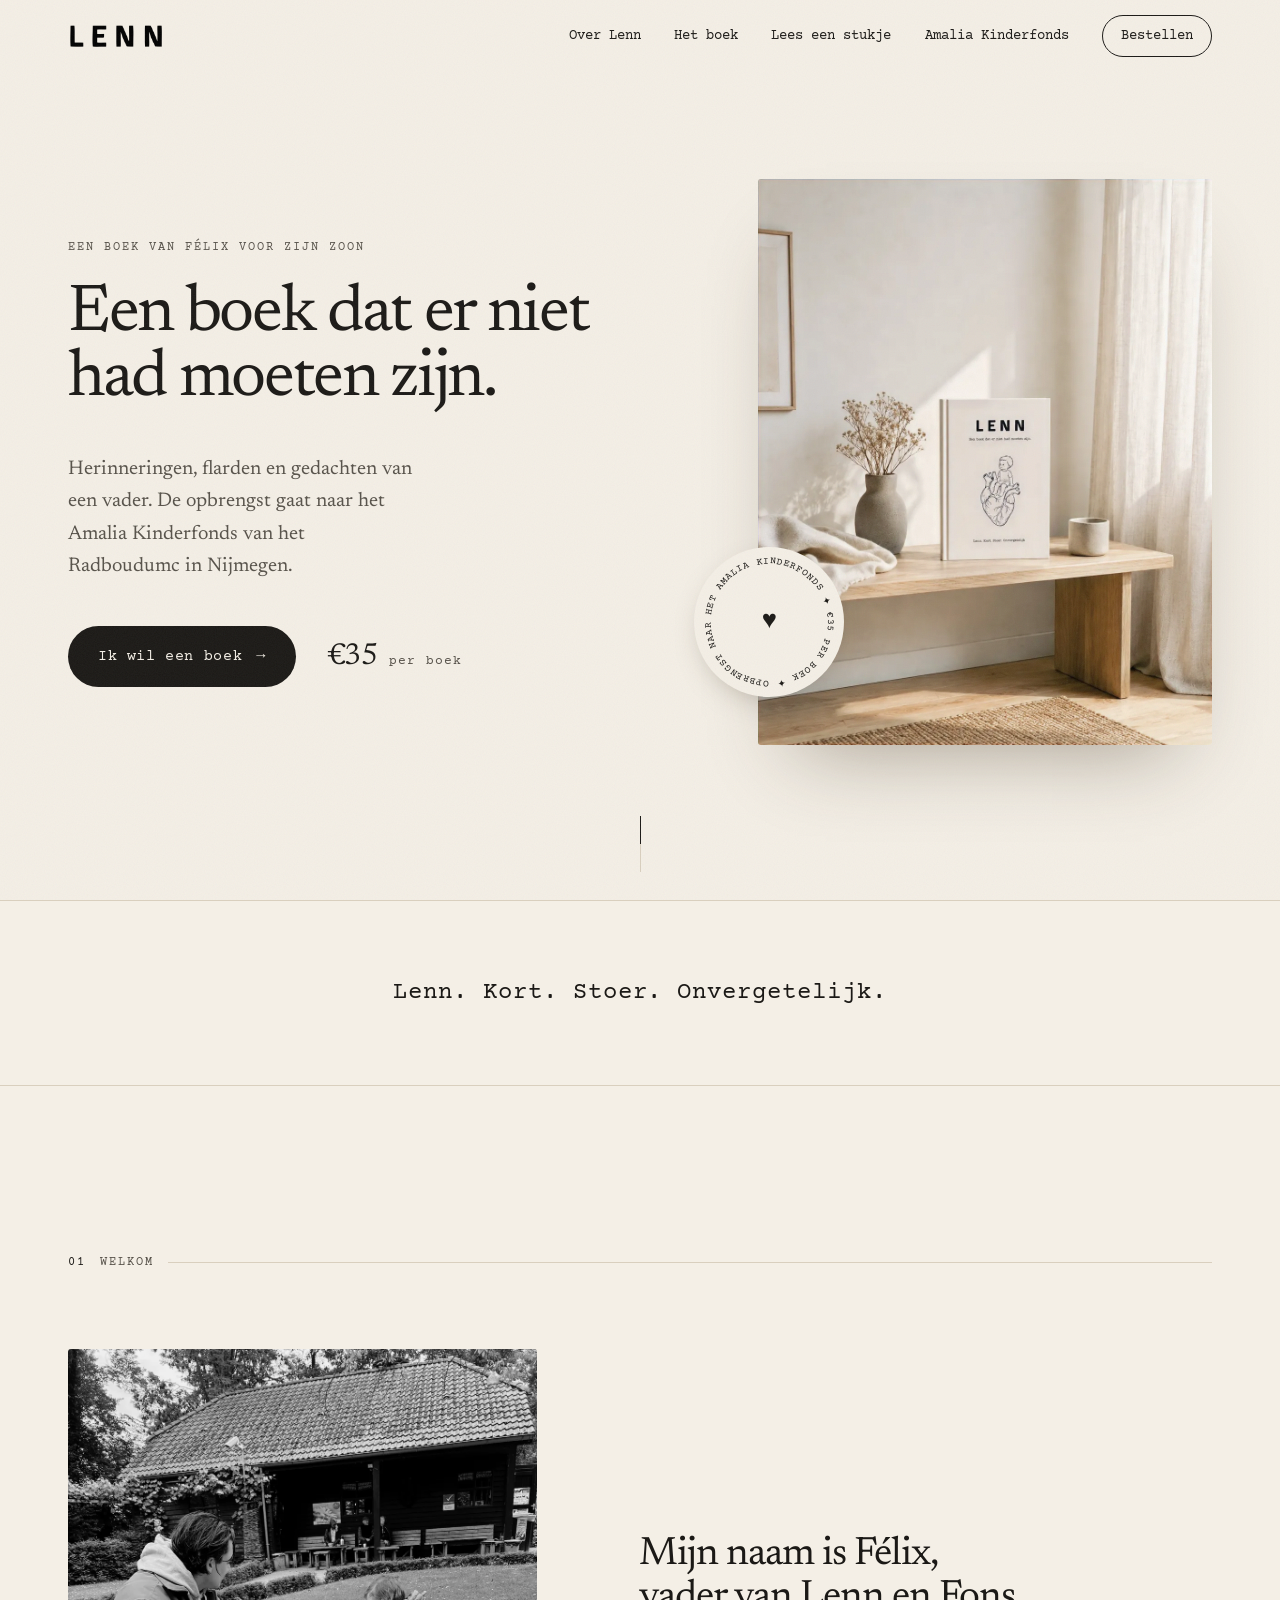
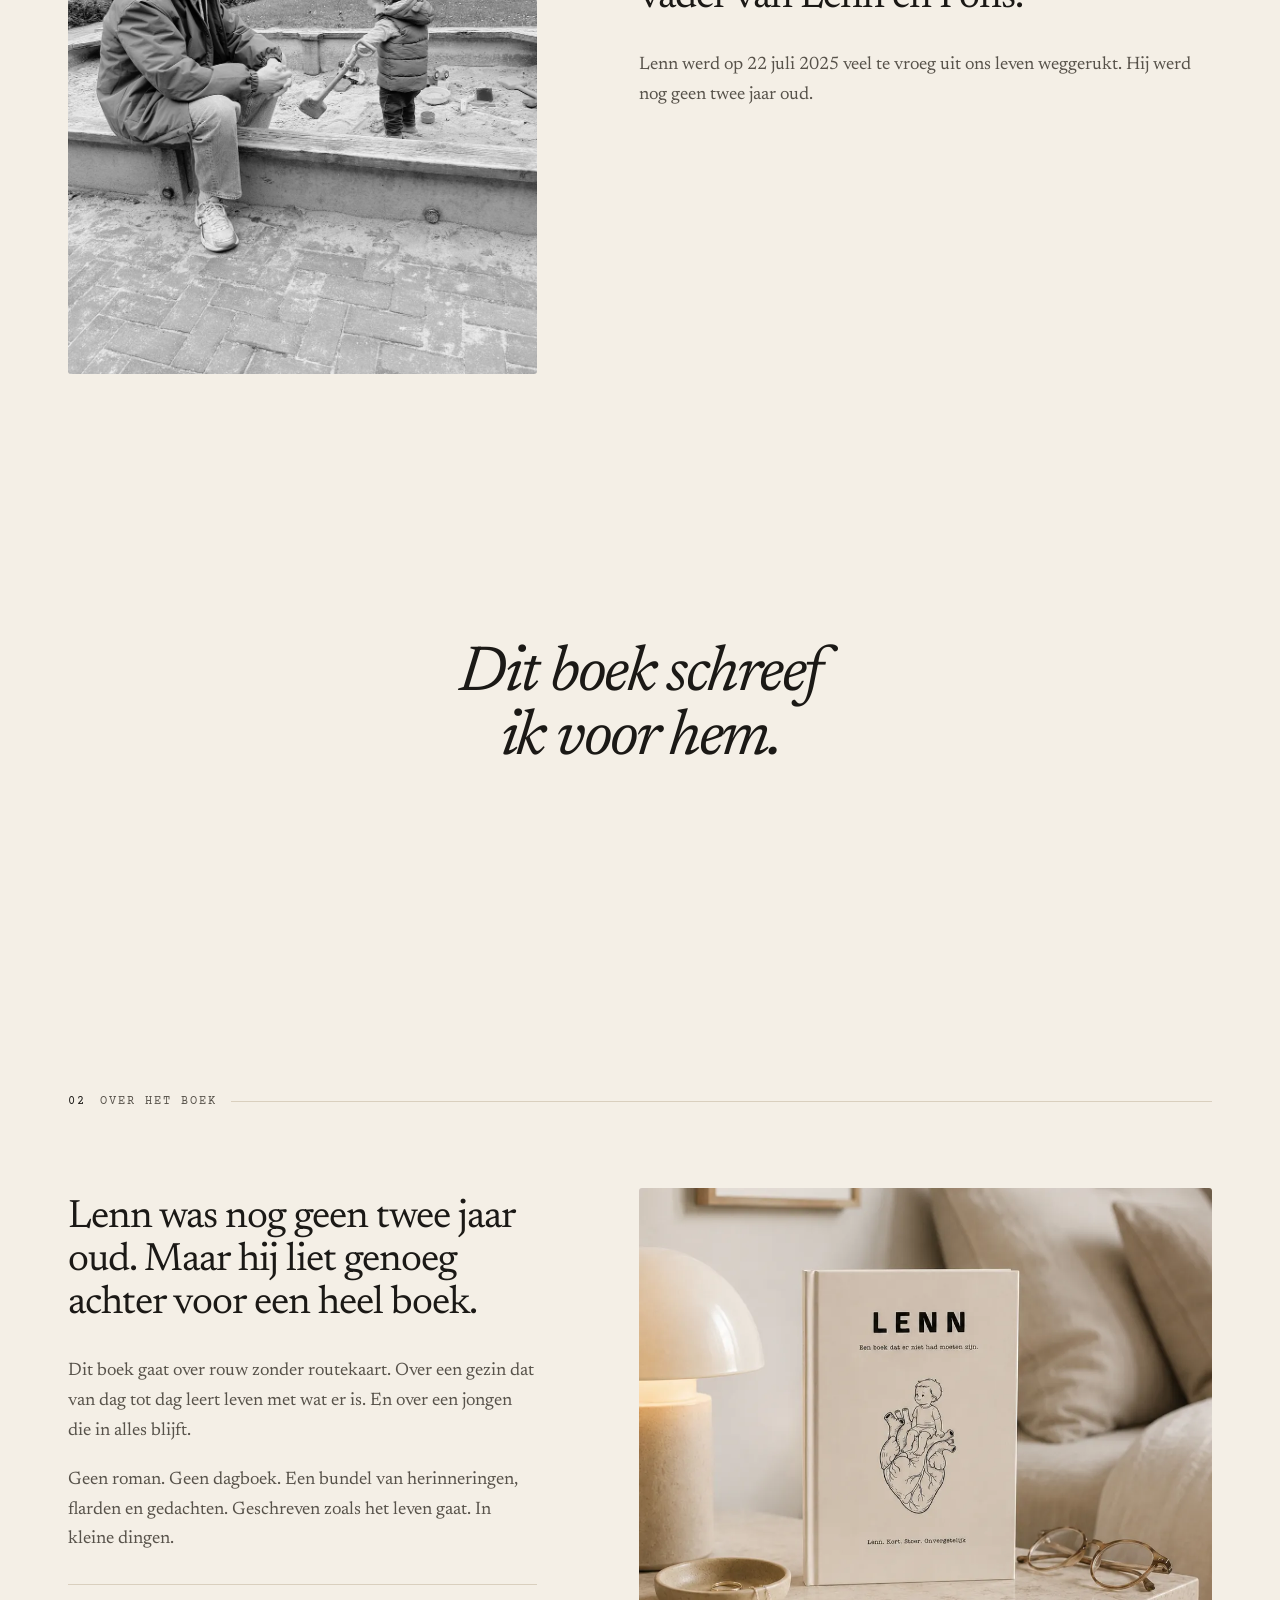
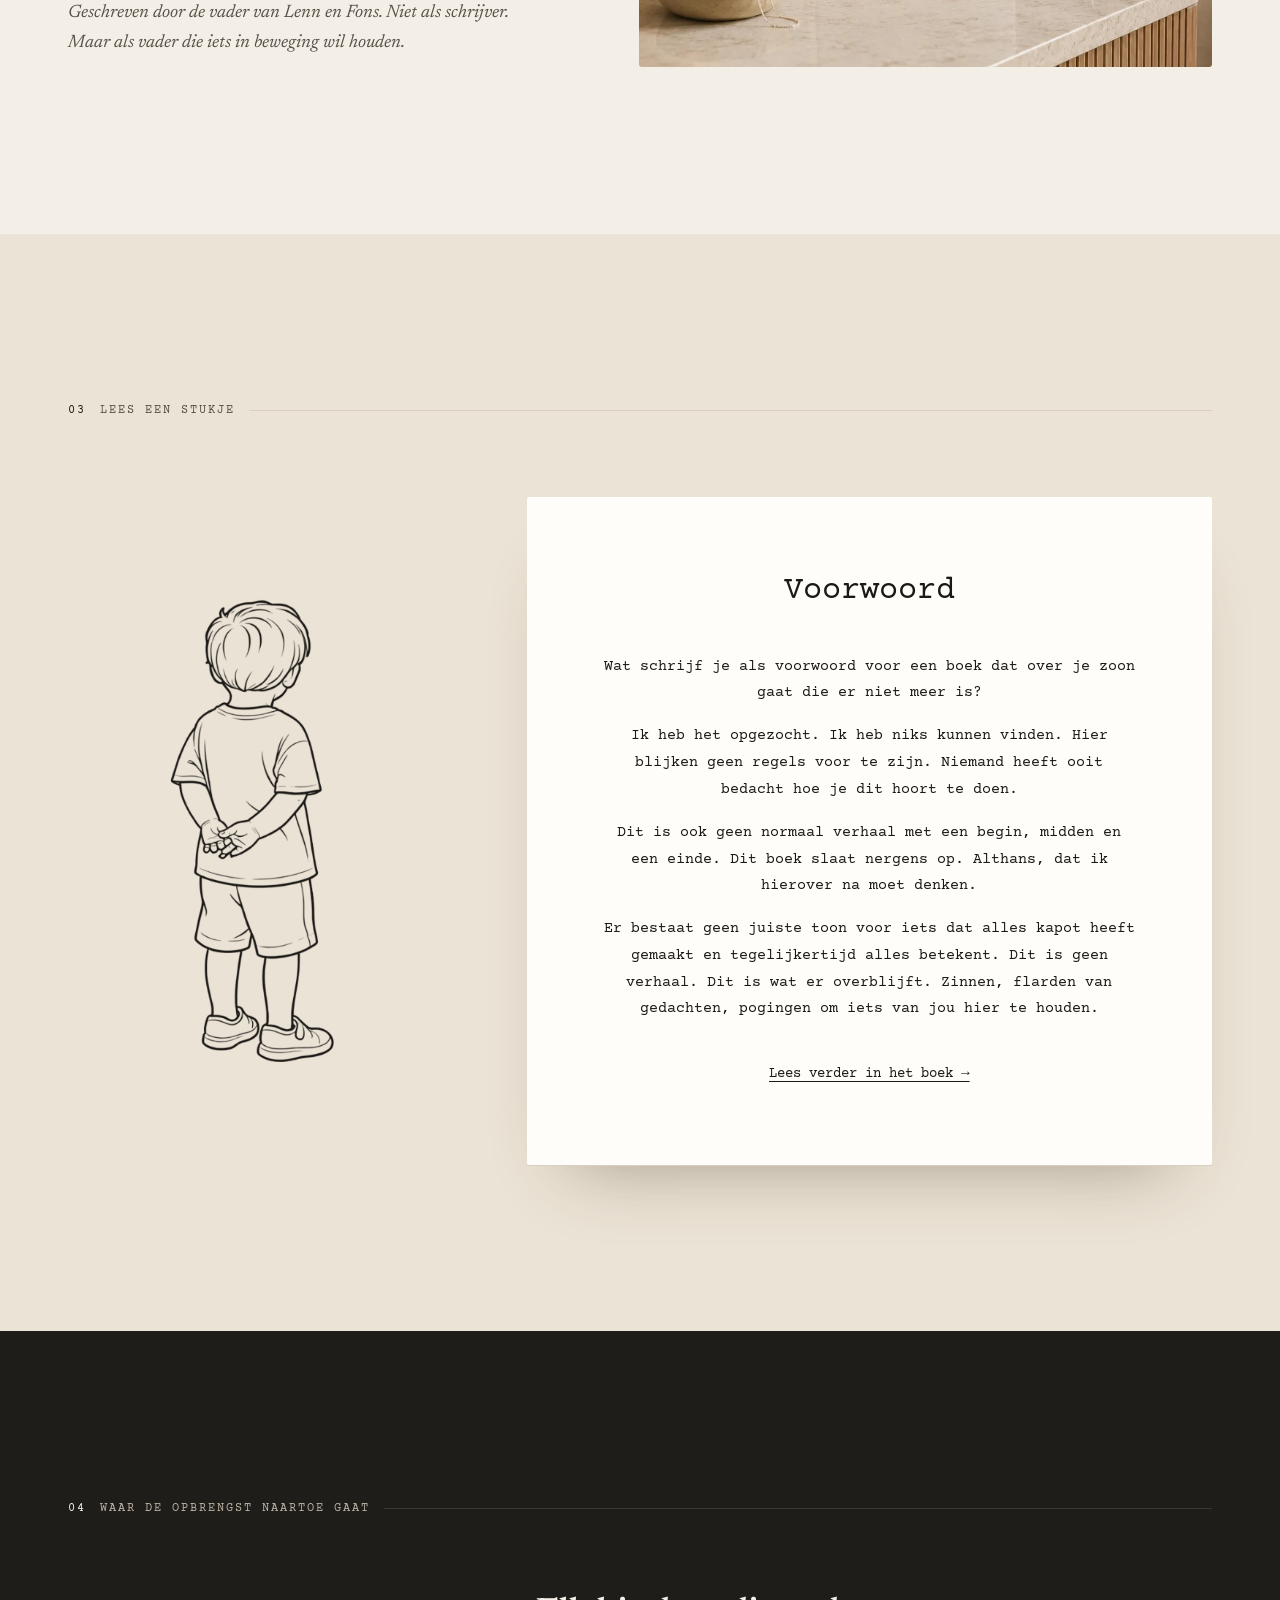
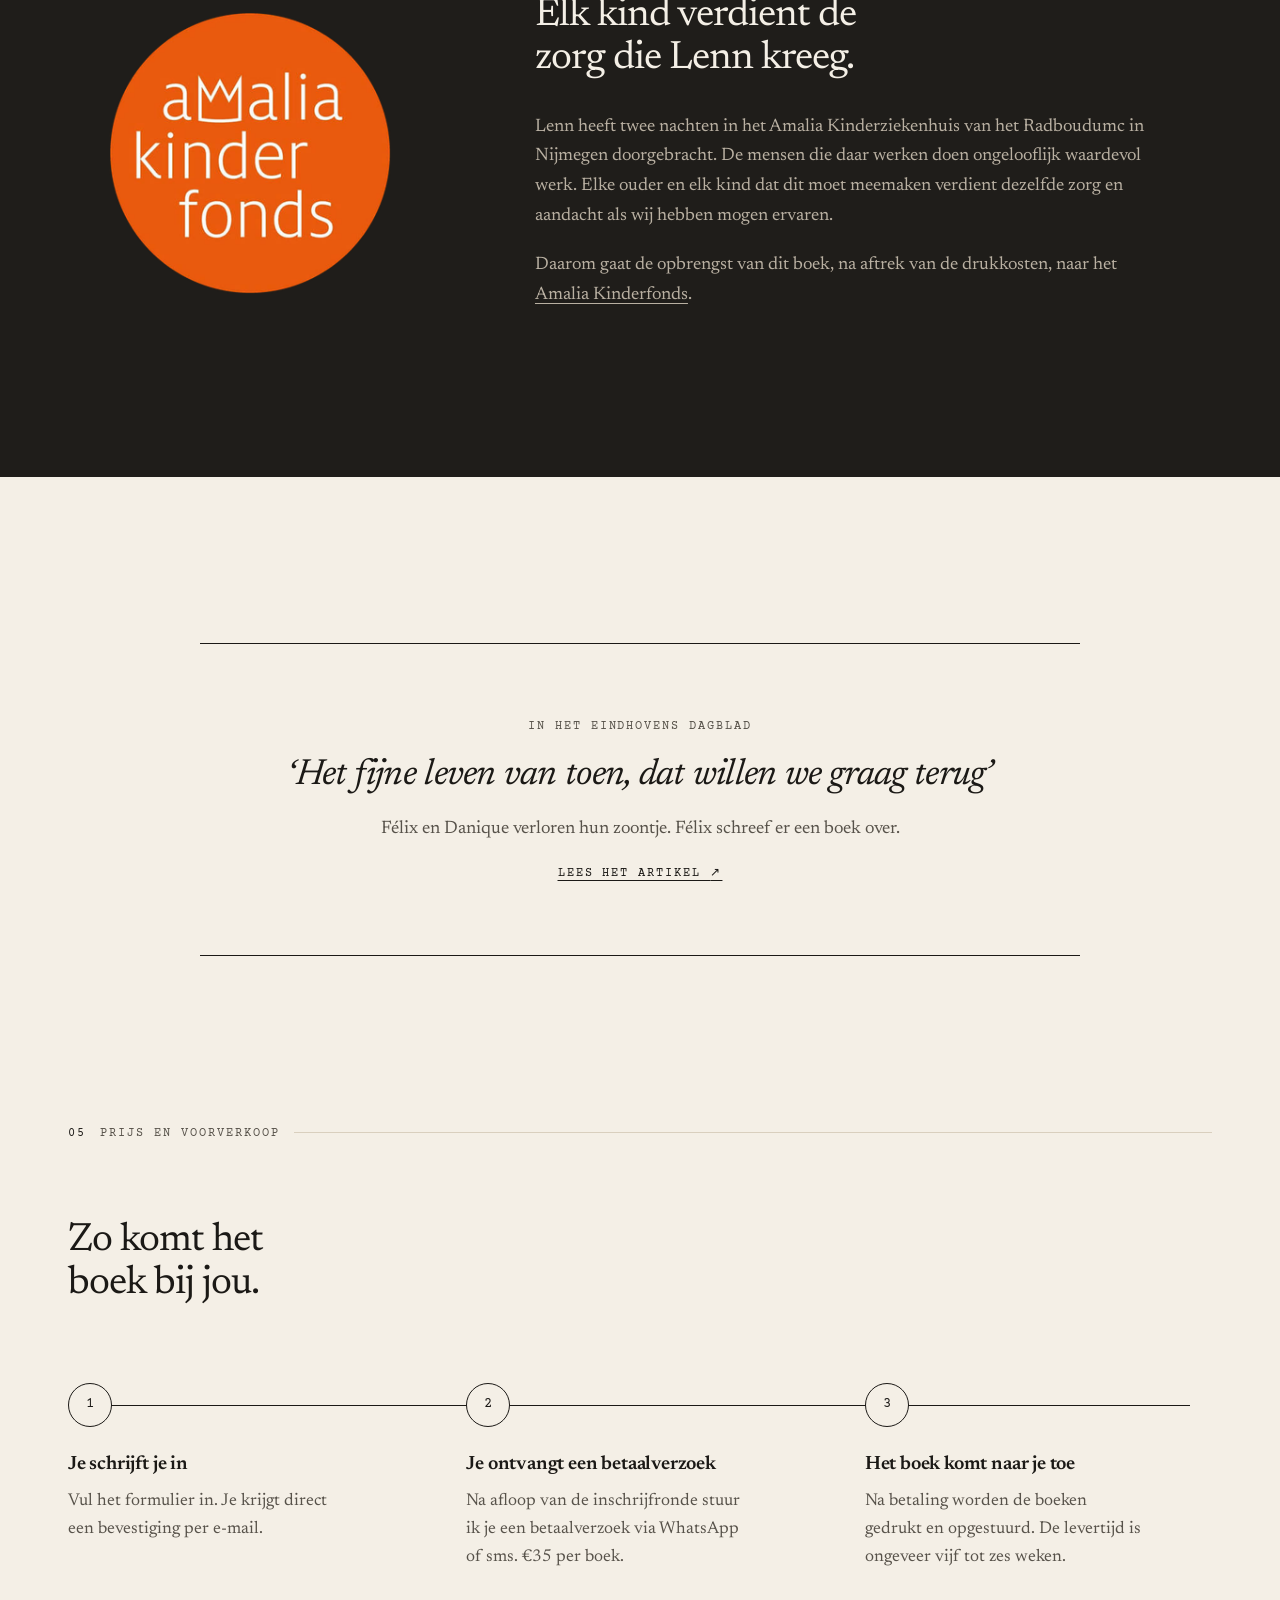
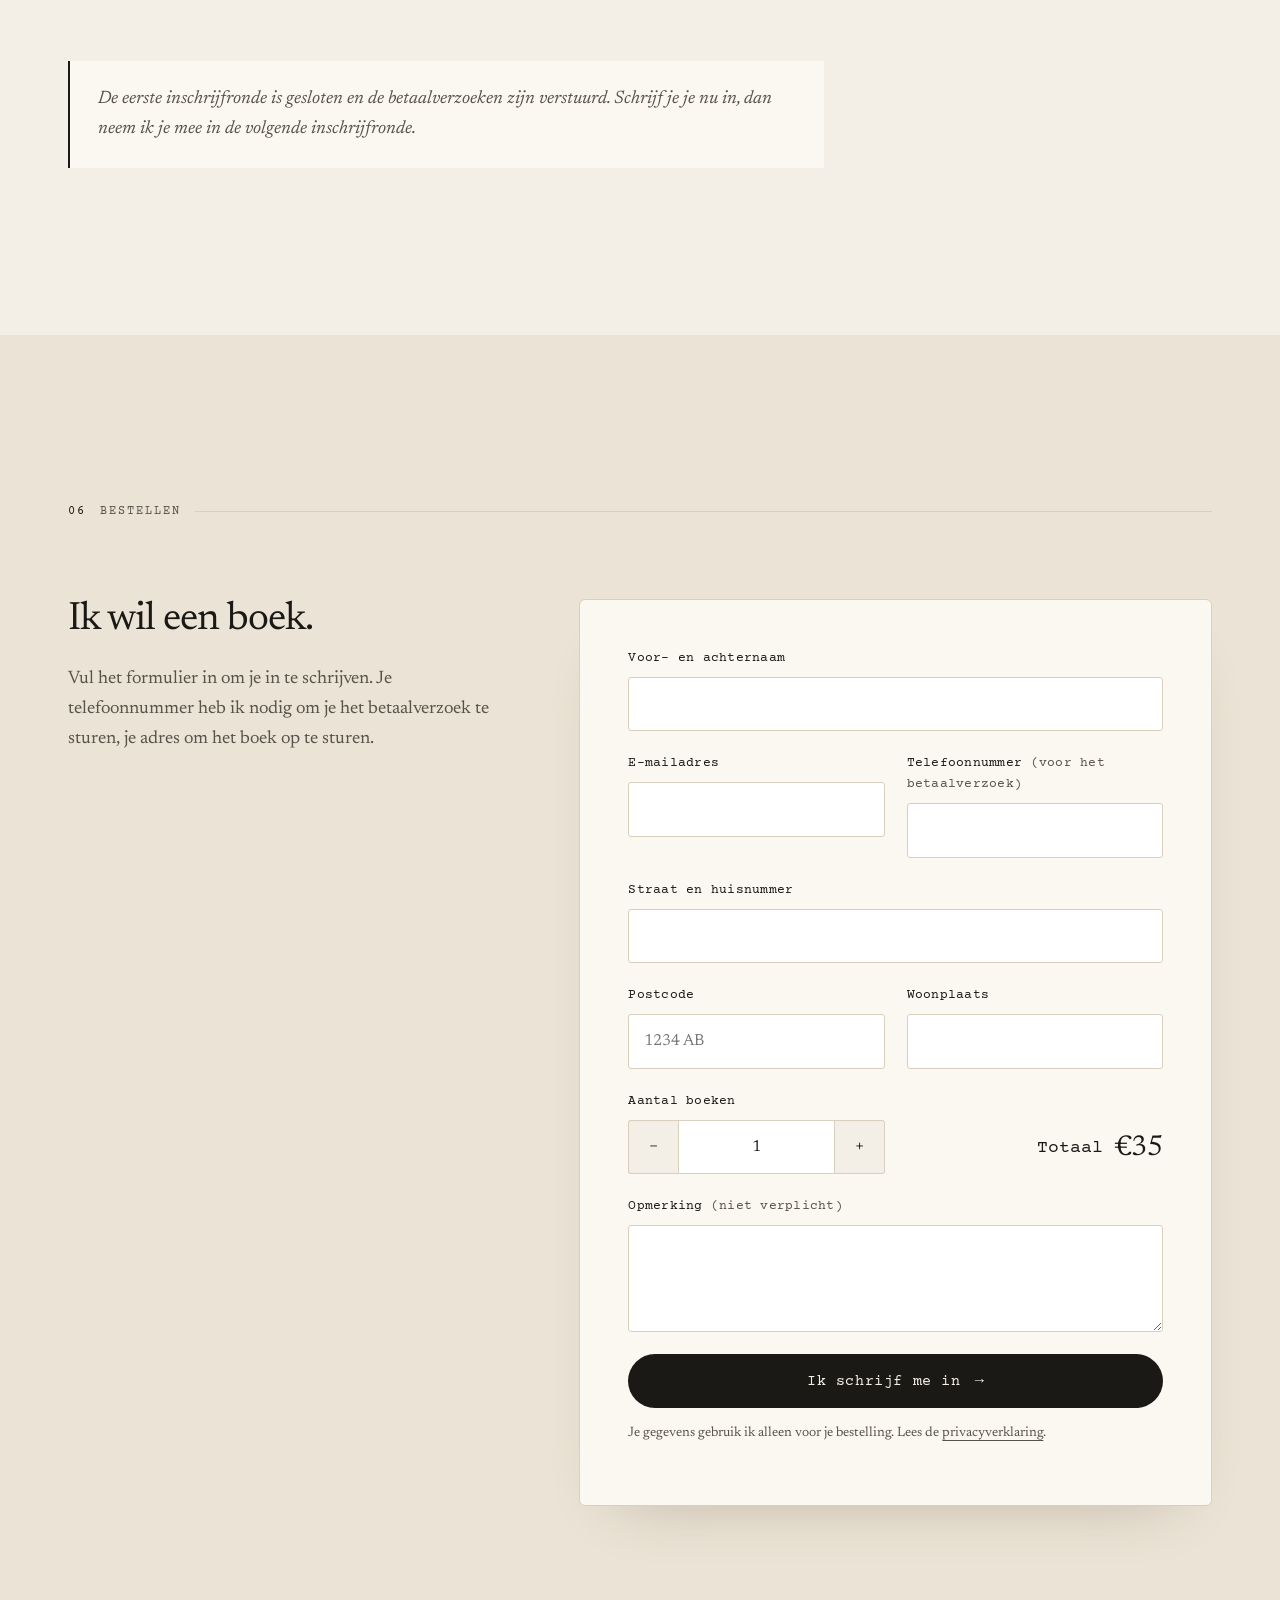
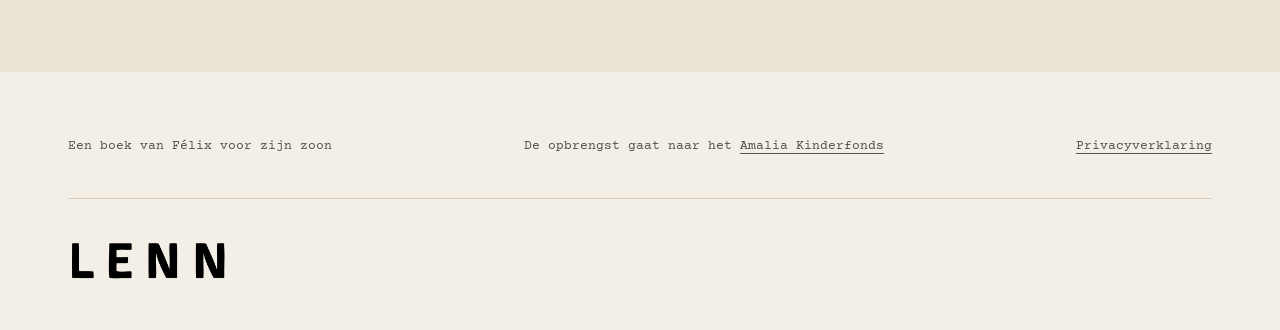
<file: index.html>
<!doctype html>
<html lang="nl">
<head>
  <meta charset="utf-8">
  <meta name="viewport" content="width=device-width, initial-scale=1">
  <title>Lenn — een boek dat er niet had moeten zijn</title>
  <meta name="description" content="Een boek van Félix voor zijn zoon Lenn. €35 per exemplaar, de opbrengst gaat naar het Amalia Kinderfonds van het Radboudumc in Nijmegen.">
  <link rel="canonical" href="https://www.lennhetboek.nl/">

  <meta property="og:type" content="website">
  <meta property="og:url" content="https://www.lennhetboek.nl/">
  <meta property="og:title" content="Lenn — een boek dat er niet had moeten zijn">
  <meta property="og:description" content="Bestel het boek 'Lenn' voor €35. De opbrengst gaat naar het Amalia Kinderfonds.">
  <meta property="og:image" content="https://www.lennhetboek.nl/img/og-image.jpg">
  <meta name="twitter:card" content="summary_large_image">

  <link rel="icon" href="favicon.svg" type="image/svg+xml">
  <link rel="preload" href="fonts/newsreader-latin-400-normal.woff2" as="font" type="font/woff2" crossorigin>
  <link rel="preload" href="fonts/courier-prime-latin-400-normal.woff2" as="font" type="font/woff2" crossorigin>
  <link rel="stylesheet" href="style.css">
  <script>document.documentElement.classList.add("js");</script>
</head>
<body>
  <a class="skip" href="#bestellen">Direct naar het inschrijfformulier</a>

  <header class="site-header">
    <div class="wrap header-inner">
      <a href="#top" class="logo" aria-label="Lenn, naar boven">
        <img src="img/logo.png" alt="LENN" width="600" height="160">
      </a>
      <nav aria-label="Hoofdmenu">
        <a href="#welkom">Over Lenn</a>
        <a href="#het-boek">Het boek</a>
        <a href="#voorwoord">Lees een stukje</a>
        <a href="#amalia">Amalia Kinderfonds</a>
        <a href="#bestellen" class="nav-cta">Bestellen</a>
      </nav>
    </div>
  </header>

  <main id="top">
    <!-- Intro -->
    <section class="hero">
      <div class="wrap hero-grid">
        <div class="hero-text">
          <p class="label" data-reveal>Een boek van Félix voor zijn zoon</p>
          <h1>Een boek dat er niet had moeten zijn.</h1>
          <p class="lead" data-reveal style="--d: 0.5s">Herinneringen, flarden en gedachten van een vader. De opbrengst gaat naar het Amalia Kinderfonds van het Radboudumc in Nijmegen.</p>
          <div class="actions" data-reveal style="--d: 0.65s">
            <a href="#bestellen" class="btn">Ik wil een boek <span class="arrow" aria-hidden="true">→</span></a>
            <span class="price">€35 <small>per boek</small></span>
          </div>
        </div>

        <div class="hero-visual">
          <figure class="hero-image" data-reveal>
            <picture>
              <source srcset="img/boek-bank.webp" type="image/webp">
              <img src="img/boek-bank.jpg" alt="Het boek Lenn staat op een houten bank naast een vaas met droogbloemen" width="1000" height="1250" fetchpriority="high">
            </picture>
          </figure>
          <div class="badge" aria-hidden="true">
            <svg viewBox="0 0 200 200">
              <defs><path id="cirkel" d="M100,100 m-78,0 a78,78 0 1,1 156,0 a78,78 0 1,1 -156,0"/></defs>
              <text textLength="480" lengthAdjust="spacing"><textPath href="#cirkel" textLength="480" lengthAdjust="spacing">Opbrengst naar het Amalia Kinderfonds ✦ €35 per boek ✦</textPath></text>
            </svg>
            <span class="badge-heart">♥</span>
          </div>
        </div>
      </div>
      <a href="#welkom" class="scroll-hint" aria-label="Scroll naar beneden"><span></span></a>
    </section>

    <section class="motto" aria-label="Ondertitel van het boek">
      <p>Lenn. Kort. Stoer. Onvergetelijk.</p>
    </section>

    <!-- 01 Welkom -->
    <section id="welkom" class="section">
      <div class="wrap">
        <p class="section-nr" data-reveal><span>01</span> Welkom</p>
        <div class="split">
          <figure class="photo" data-reveal>
            <picture>
              <source srcset="img/felix-en-lenn.webp" type="image/webp">
              <img src="img/felix-en-lenn.jpg" alt="Félix en Lenn spelen samen in de zandbak" width="1000" height="1333" loading="lazy">
            </picture>
          </figure>
          <div class="prose">
            <h2>Mijn naam is Félix, vader van Lenn en Fons.</h2>
            <p data-reveal>Lenn werd op 22 juli 2025 veel te vroeg uit ons leven weggerukt. Hij werd nog geen twee jaar oud.</p>
            <p data-reveal>De opbrengst van dit boek gaat naar het Amalia Kinderfonds van het Radboudumc in Nijmegen. Het ziekenhuis dat voor Lenn heeft gezorgd.</p>
          </div>
        </div>
      </div>
    </section>

    <section class="quote" aria-label="Citaat">
      <div class="wrap">
        <blockquote>Dit boek schreef ik voor hem.</blockquote>
      </div>
    </section>

    <!-- 02 Over het boek -->
    <section id="het-boek" class="section">
      <div class="wrap">
        <p class="section-nr" data-reveal><span>02</span> Over het boek</p>
        <div class="split split-reverse">
          <figure class="photo" data-reveal>
            <picture>
              <source srcset="img/boek-kast.webp" type="image/webp">
              <img src="img/boek-kast.jpg" alt="Het boek Lenn op een nachtkastje naast een lamp en een leesbril" width="1000" height="836" loading="lazy">
            </picture>
          </figure>
          <div class="prose">
            <h2>Lenn was nog geen twee jaar oud. Maar hij liet genoeg achter voor een heel boek.</h2>
            <p data-reveal>Dit boek gaat over rouw zonder routekaart. Over een gezin dat van dag tot dag leert leven met wat er is. En over een jongen die in alles blijft.</p>
            <p data-reveal>Geen roman. Geen dagboek. Een bundel van herinneringen, flarden en gedachten. Geschreven zoals het leven gaat. In kleine dingen.</p>
            <p class="signature" data-reveal>Geschreven door de vader van Lenn en Fons. Niet als schrijver. Maar als vader die iets in beweging wil houden.</p>
          </div>
        </div>
      </div>
    </section>


    <!-- 03 Uit het boek -->
    <section id="voorwoord" class="section section-tint">
      <div class="wrap">
        <p class="section-nr" data-reveal><span>03</span> Lees een stukje</p>
        <div class="excerpt">
          <figure class="excerpt-art" data-reveal>
            <img src="img/lenn-tekening.png" alt="Tekening uit het boek: een kleine jongen, van achteren gezien, met zijn handen op zijn rug" width="245" height="654" loading="lazy">
          </figure>
          <article class="excerpt-page" data-reveal>
            <h2>Voorwoord</h2>
            <p>Wat schrijf je als voorwoord voor een boek dat over je zoon gaat die er niet meer is?</p>
            <p>Ik heb het opgezocht. Ik heb niks kunnen vinden. Hier blijken geen regels voor te zijn. Niemand heeft ooit bedacht hoe je dit hoort te doen.</p>
            <p>Dit is ook geen normaal verhaal met een begin, midden en een einde. Dit boek slaat nergens op. Althans, dat ik hierover na moet denken.</p>
            <p>Er bestaat geen juiste toon voor iets dat alles kapot heeft gemaakt en tegelijkertijd alles betekent. Dit is geen verhaal. Dit is wat er overblijft. Zinnen, flarden van gedachten, pogingen om iets van jou hier te houden.</p>
            <a href="#bestellen" class="excerpt-cta">Lees verder in het boek <span aria-hidden="true">→</span></a>
          </article>
        </div>
      </div>
    </section>

    <!-- 04 Amalia Kinderfonds -->
    <section id="amalia" class="section section-dark">
      <div class="wrap">
        <p class="section-nr" data-reveal><span>04</span> Waar de opbrengst naartoe gaat</p>
        <div class="amalia">
          <div class="amalia-logo-wrap" data-reveal>
            <img src="img/amalia-kinderfonds.png" alt="Logo Amalia Kinderfonds" width="300" height="300" loading="lazy" class="amalia-logo">
          </div>
          <div class="prose">
            <h2>Elk kind verdient de zorg die Lenn kreeg.</h2>
            <p data-reveal>Lenn heeft twee nachten in het Amalia Kinderziekenhuis van het Radboudumc in Nijmegen doorgebracht. De mensen die daar werken doen ongelooflijk waardevol werk. Elke ouder en elk kind dat dit moet meemaken verdient dezelfde zorg en aandacht als wij hebben mogen ervaren.</p>
            <p data-reveal>Daarom gaat de opbrengst van dit boek, na aftrek van de drukkosten, naar het <a href="https://amaliakinderfonds.nl/" target="_blank" rel="noopener">Amalia Kinderfonds</a>.</p>
          </div>
        </div>
      </div>
    </section>

    <!-- In de krant -->
    <section class="press" aria-label="In de krant">
      <div class="wrap">
        <a class="press-card" href="https://www.ed.nl/helmond/felix-35-en-danique-31-verloren-hun-zoontje-en-felix-schreef-er-een-boek-over-het-fijne-leven-van-toen-dat-willen-we-graag-terug~a1effe46/" target="_blank" rel="noopener" data-reveal>
          <span class="press-source">In het Eindhovens Dagblad</span>
          <span class="press-quote">‘Het fijne leven van toen, dat willen we graag terug’</span>
          <span class="press-sub">Félix en Danique verloren hun zoontje. Félix schreef er een boek over.</span>
          <span class="press-link">Lees het artikel <span aria-hidden="true">↗</span></span>
        </a>
      </div>
    </section>

    <!-- 05 Zo werkt het -->
    <section class="section">
      <div class="wrap">
        <p class="section-nr" data-reveal><span>05</span> Prijs en voorverkoop</p>
        <h2 class="steps-title">Zo komt het boek bij jou.</h2>
        <ol class="steps" data-reveal>
          <li>
            <span class="step-nr">1</span>
            <h3>Je schrijft je in</h3>
            <p>Vul het formulier in. Je krijgt direct een bevestiging per e-mail.</p>
          </li>
          <li>
            <span class="step-nr">2</span>
            <h3>Je ontvangt een betaalverzoek</h3>
            <p>Na afloop van de inschrijfronde stuur ik je een betaalverzoek via WhatsApp of sms. €35 per boek.</p>
          </li>
          <li>
            <span class="step-nr">3</span>
            <h3>Het boek komt naar je toe</h3>
            <p>Na betaling worden de boeken gedrukt en opgestuurd. De levertijd is ongeveer vijf tot zes weken.</p>
          </li>
        </ol>
        <p class="notice" data-reveal>De eerste inschrijfronde is gesloten en de betaalverzoeken zijn verstuurd. Schrijf je je nu in, dan neem ik je mee in de volgende inschrijfronde.</p>
      </div>
    </section>

    <!-- 06 Formulier -->
    <section id="bestellen" class="section section-tint">
      <div class="wrap">
        <p class="section-nr" data-reveal><span>06</span> Bestellen</p>
        <div class="form-wrap">
          <div class="form-intro">
            <h2>Ik wil een boek.</h2>
            <p data-reveal>Vul het formulier in om je in te schrijven. Je telefoonnummer heb ik nodig om je het betaalverzoek te sturen, je adres om het boek op te sturen.</p>
          </div>

          <form id="inschrijving" class="form" novalidate data-reveal>
            <div class="field full">
              <label for="naam">Voor- en achternaam</label>
              <input id="naam" name="naam" type="text" autocomplete="name" required>
            </div>
            <div class="field">
              <label for="email">E-mailadres</label>
              <input id="email" name="email" type="email" autocomplete="email" required>
            </div>
            <div class="field">
              <label for="telefoon">Telefoonnummer <span class="hint">(voor het betaalverzoek)</span></label>
              <input id="telefoon" name="telefoon" type="tel" autocomplete="tel" inputmode="tel" required pattern="[0-9+\s\-()]{10,}">
            </div>
            <div class="field full">
              <label for="straat">Straat en huisnummer</label>
              <input id="straat" name="straat" type="text" autocomplete="street-address" required>
            </div>
            <div class="field">
              <label for="postcode">Postcode</label>
              <input id="postcode" name="postcode" type="text" autocomplete="postal-code" required pattern="\s*[1-9][0-9]{3}\s?[A-Za-z]{2}\s*" placeholder="1234 AB">
            </div>
            <div class="field">
              <label for="woonplaats">Woonplaats</label>
              <input id="woonplaats" name="woonplaats" type="text" autocomplete="address-level2" required>
            </div>
            <div class="field">
              <label for="aantal">Aantal boeken</label>
              <div class="qty">
                <button type="button" data-step="-1" aria-label="Eén minder">−</button>
                <input id="aantal" name="aantal" type="number" min="1" max="50" value="1" required inputmode="numeric">
                <button type="button" data-step="1" aria-label="Eén meer">+</button>
              </div>
            </div>
            <div class="field total" aria-live="polite">
              <span>Totaal</span>
              <strong id="totaal">€35</strong>
            </div>
            <div class="field full">
              <label for="opmerking">Opmerking <span class="hint">(niet verplicht)</span></label>
              <textarea id="opmerking" name="opmerking" rows="3"></textarea>
            </div>

            <!-- Spamval: echte bezoekers zien en vullen dit veld niet -->
            <div class="hp" aria-hidden="true">
              <label for="website">Laat dit veld leeg</label>
              <input id="website" name="website" type="text" tabindex="-1" autocomplete="off">
            </div>

            <div class="full">
              <button type="submit" class="btn btn-block">Ik schrijf me in <span class="arrow" aria-hidden="true">→</span></button>
              <p class="small">Je gegevens gebruik ik alleen voor je bestelling. Lees de <a href="privacy.html">privacyverklaring</a>.</p>
              <p id="form-status" class="form-status" role="status" aria-live="polite"></p>
            </div>
          </form>

          <div id="bedankt" class="thanks" hidden tabindex="-1">
            <h3>Dank je wel, je inschrijving is gelukt.</h3>
            <p>Je ontvangt een bevestiging per e-mail. Kijk ook even in je spam- of reclamemap als je niets ziet. Na afloop van de inschrijfronde krijg je een betaalverzoek via WhatsApp of sms.</p>
          </div>
        </div>
      </div>
    </section>
  </main>

  <footer class="site-footer">
    <div class="wrap">
      <div class="footer-inner">
        <p>Een boek van Félix voor zijn zoon</p>
        <p>De opbrengst gaat naar het <a href="https://amaliakinderfonds.nl/" target="_blank" rel="noopener">Amalia Kinderfonds</a></p>
        <p><a href="privacy.html">Privacyverklaring</a></p>
      </div>
      <img class="footer-logo" src="img/logo.png" alt="" width="600" height="160" loading="lazy">
    </div>
  </footer>

  <script src="config.js"></script>
  <script src="form.js"></script>
  <script src="animaties.js"></script>
</body>
</html>
</file>
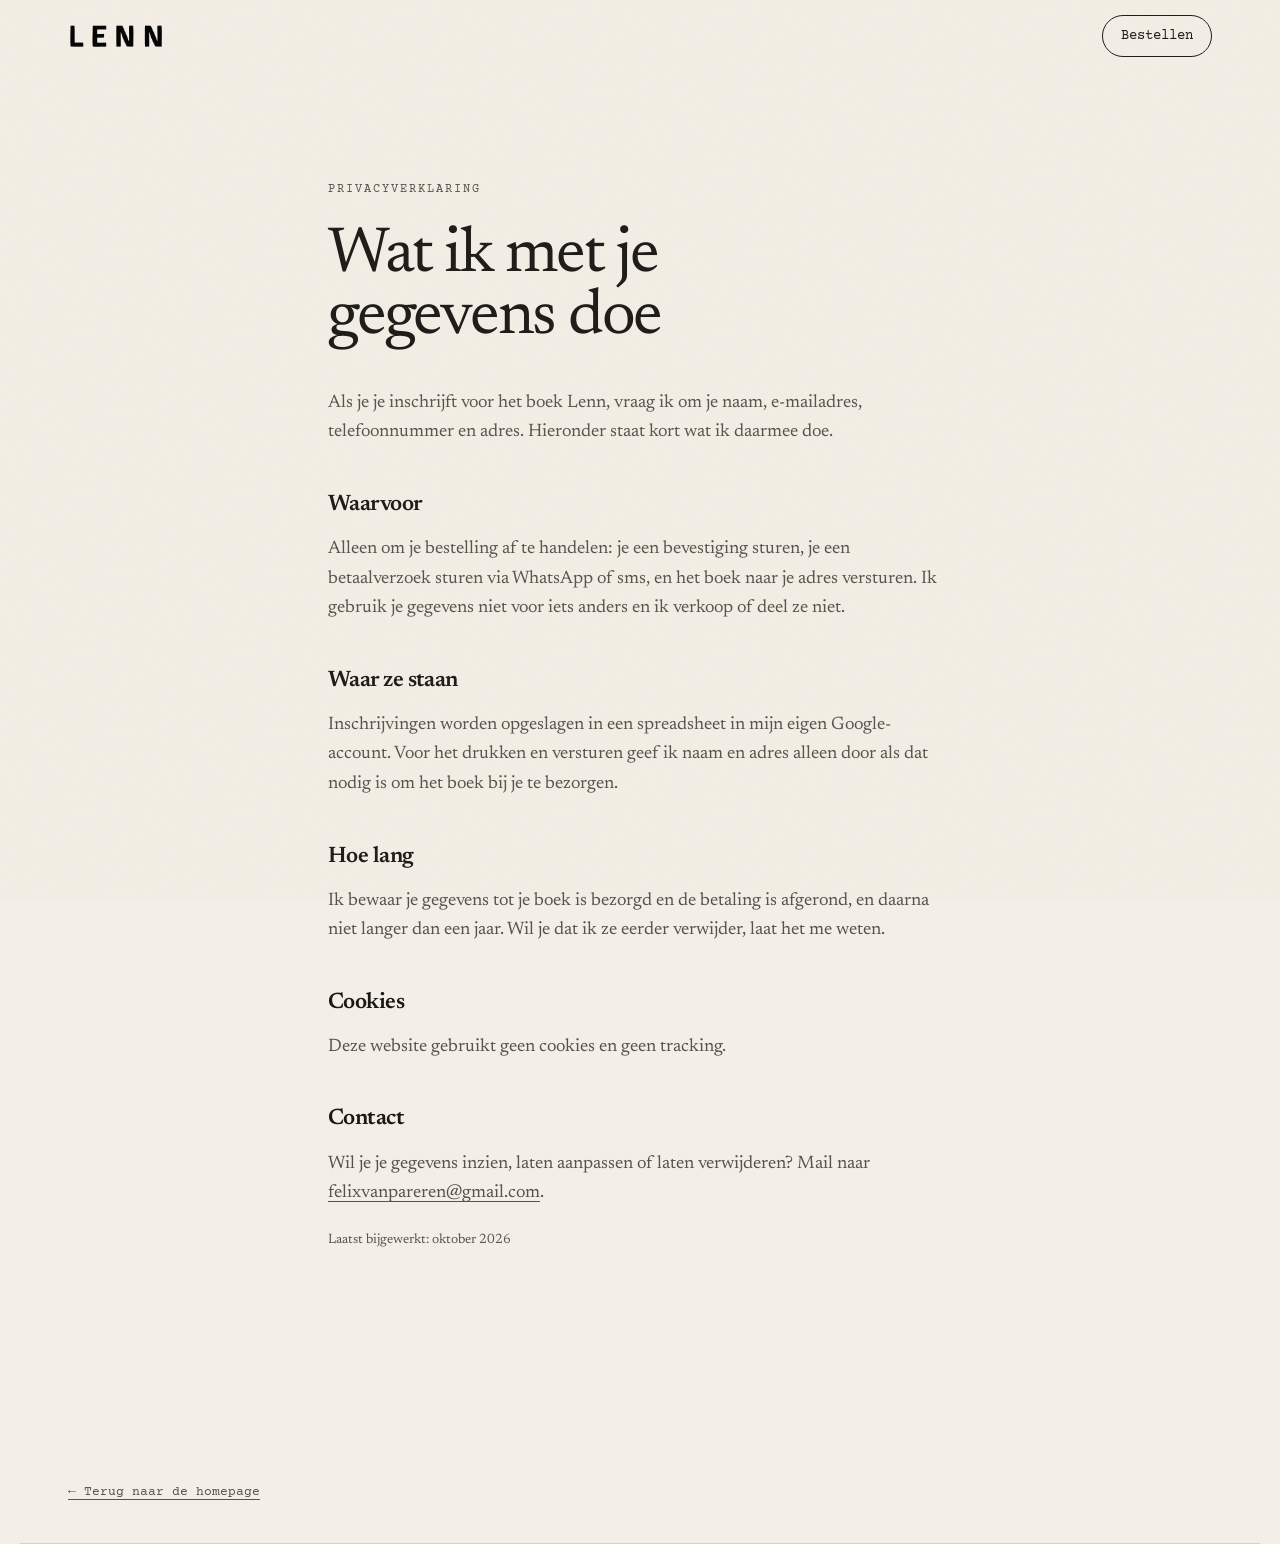
<file: privacy.html>
<!doctype html>
<html lang="nl">
<head>
  <meta charset="utf-8">
  <meta name="viewport" content="width=device-width, initial-scale=1">
  <title>Privacyverklaring — Lenn</title>
  <meta name="robots" content="noindex">
  <link rel="icon" href="favicon.svg" type="image/svg+xml">
  <link rel="stylesheet" href="style.css">
</head>
<body>
  <header class="site-header">
    <div class="wrap header-inner">
      <a href="./" class="logo" aria-label="Lenn, naar de homepage">
        <img src="img/logo.png" alt="LENN" width="600" height="160">
      </a>
      <nav aria-label="Hoofdmenu">
        <a href="./#bestellen" class="nav-cta">Bestellen</a>
      </nav>
    </div>
  </header>

  <main class="page">
    <div class="wrap prose">
      <p class="label">Privacyverklaring</p>
      <h1>Wat ik met je gegevens doe</h1>
      <p>Als je je inschrijft voor het boek Lenn, vraag ik om je naam, e-mailadres, telefoonnummer en adres. Hieronder staat kort wat ik daarmee doe.</p>

      <h2>Waarvoor</h2>
      <p>Alleen om je bestelling af te handelen: je een bevestiging sturen, je een betaalverzoek sturen via WhatsApp of sms, en het boek naar je adres versturen. Ik gebruik je gegevens niet voor iets anders en ik verkoop of deel ze niet.</p>

      <h2>Waar ze staan</h2>
      <p>Inschrijvingen worden opgeslagen in een spreadsheet in mijn eigen Google-account. Voor het drukken en versturen geef ik naam en adres alleen door als dat nodig is om het boek bij je te bezorgen.</p>

      <h2>Hoe lang</h2>
      <p>Ik bewaar je gegevens tot je boek is bezorgd en de betaling is afgerond, en daarna niet langer dan een jaar. Wil je dat ik ze eerder verwijder, laat het me weten.</p>

      <h2>Cookies</h2>
      <p>Deze website gebruikt geen cookies en geen tracking.</p>

      <h2>Contact</h2>
      <p>Wil je je gegevens inzien, laten aanpassen of laten verwijderen? Mail naar <a href="mailto:felixvanpareren@gmail.com">felixvanpareren@gmail.com</a>.</p>

      <p class="small">Laatst bijgewerkt: oktober 2026</p>
    </div>
  </main>

  <footer class="site-footer">
    <div class="wrap footer-inner">
      <p><a href="./">← Terug naar de homepage</a></p>
    </div>
  </footer>
</body>
</html>
</file>
<file: style.css>
/* Lettertypes: lokaal gehost, dus geen verbinding met Google nodig (AVG) */
@font-face { font-family: "Newsreader"; src: url("fonts/newsreader-latin-400-normal.woff2") format("woff2"); font-weight: 400; font-style: normal; font-display: swap; }
@font-face { font-family: "Newsreader"; src: url("fonts/newsreader-latin-400-italic.woff2") format("woff2"); font-weight: 400; font-style: italic; font-display: swap; }
@font-face { font-family: "Newsreader"; src: url("fonts/newsreader-latin-600-normal.woff2") format("woff2"); font-weight: 600; font-style: normal; font-display: swap; }
@font-face { font-family: "Courier Prime"; src: url("fonts/courier-prime-latin-400-normal.woff2") format("woff2"); font-weight: 400; font-display: swap; }
@font-face { font-family: "Courier Prime"; src: url("fonts/courier-prime-latin-700-normal.woff2") format("woff2"); font-weight: 700; font-display: swap; }

/* Kleuren en maten, afgeleid van de cover van het boek */
:root {
  --paper: #f4efe6;
  --paper-deep: #ebe3d5;
  --card: #fbf8f2;
  --ink: #1b1916;
  --ink-soft: #57524a;
  --line: #d9cfbe;
  --dark: #1f1d1a;
  --dark-soft: #b9b0a2;
  --accent: #3f6b60;
  --error: #a3341f;

  --serif: "Newsreader", Georgia, "Times New Roman", serif;
  --mono: "Courier Prime", "Courier New", monospace;

  --wrap: 1240px;
  --gutter: clamp(16px, 4vw, 48px);
  --section: clamp(88px, 13vw, 176px);
  --radius: 3px;
  --ease: cubic-bezier(0.22, 1, 0.36, 1);
}

*, *::before, *::after { box-sizing: border-box; }
html { scroll-behavior: smooth; scroll-padding-top: 72px; }

body {
  margin: 0;
  background: var(--paper);
  color: var(--ink);
  font-family: var(--serif);
  font-size: 18px;
  line-height: 1.65;
  -webkit-font-smoothing: antialiased;
  text-rendering: optimizeLegibility;
  overflow-x: hidden;
}

/* Subtiele papierstructuur over de hele pagina */
body::after {
  content: ""; position: fixed; inset: 0; pointer-events: none; z-index: 50; opacity: 0.06;
  background-image: url("data:image/svg+xml,%3Csvg xmlns='http://www.w3.org/2000/svg' width='160' height='160'%3E%3Cfilter id='n'%3E%3CfeTurbulence type='fractalNoise' baseFrequency='0.9' numOctaves='2' stitchTiles='stitch'/%3E%3C/filter%3E%3Crect width='100%25' height='100%25' filter='url(%23n)'/%3E%3C/svg%3E");
}

img { display: block; max-width: 100%; height: auto; }
a { color: inherit; text-decoration-thickness: 1px; text-underline-offset: 4px; }
a:hover { color: var(--accent); }
:focus-visible { outline: 2px solid var(--accent); outline-offset: 3px; }
::selection { background: var(--ink); color: var(--paper); }

.wrap { max-width: var(--wrap); margin: 0 auto; padding: 0 var(--gutter); }

.skip { position: absolute; left: -9999px; top: 0; background: var(--ink); color: var(--paper); padding: 8px 14px; z-index: 100; }
.skip:focus { left: 8px; top: 8px; }

/* Typografie */
h1, h2, h3 { font-weight: 400; line-height: 1.08; letter-spacing: -0.025em; margin: 0 0 0.6em; text-wrap: balance; }
h1 { font-size: clamp(3rem, 5.2vw, 4.75rem); line-height: 0.98; letter-spacing: -0.035em; }
h2 { font-size: clamp(2rem, 1.6vw + 1.2rem, 2.6rem); }
h3 { font-size: 1.2rem; font-weight: 600; letter-spacing: -0.01em; }
p { margin: 0 0 1.1em; }
.prose p:last-child { margin-bottom: 0; }

.label, .section-nr {
  font-family: var(--mono);
  font-size: 0.78rem;
  letter-spacing: 0.16em;
  text-transform: uppercase;
  color: var(--ink-soft);
  margin: 0 0 2em;
}
.section-nr { display: flex; align-items: center; gap: 14px; margin-bottom: clamp(40px, 6vw, 80px); }
.section-nr span { color: var(--ink); }
.section-nr::after { content: ""; flex: 1; height: 1px; background: var(--line); }
.small { font-size: 0.85rem; color: var(--ink-soft); margin: 14px 0 0; }
.hint { color: var(--ink-soft); font-weight: 400; }

/* Knoppen */
.btn {
  position: relative; display: inline-flex; align-items: center; justify-content: center; gap: 14px;
  font-family: var(--mono); font-size: 0.95rem; letter-spacing: 0.04em;
  background: var(--ink); color: var(--paper);
  border: 0; border-radius: 999px; padding: 18px 30px;
  text-decoration: none; cursor: pointer; overflow: hidden; isolation: isolate;
}
.btn::before {
  content: ""; position: absolute; inset: 0; z-index: -1; background: var(--accent);
  transform: translateY(101%); transition: transform 0.5s var(--ease);
}
.btn:hover { color: var(--paper); }
.btn:hover::before { transform: translateY(0); }
.btn .arrow { transition: transform 0.4s var(--ease); }
.btn:hover .arrow { transform: translateX(5px); }
.btn:disabled { opacity: 0.6; cursor: wait; }
.btn-block { width: 100%; }

/* Header */
.site-header {
  position: fixed; top: 0; left: 0; right: 0; z-index: 20;
  transition: background 0.4s, box-shadow 0.4s;
}
.site-header.scrolled { background: color-mix(in srgb, var(--paper) 88%, transparent); backdrop-filter: blur(12px); -webkit-backdrop-filter: blur(12px); box-shadow: 0 1px 0 var(--line); }
.header-inner { display: flex; align-items: center; justify-content: space-between; gap: 16px; height: 72px; }
.logo img { width: 96px; }
.site-header nav { display: flex; align-items: center; gap: clamp(16px, 2.6vw, 36px); font-family: var(--mono); font-size: 0.85rem; }
.site-header nav a { text-decoration: none; position: relative; }
.site-header nav a:not(.nav-cta)::after {
  content: ""; position: absolute; left: 0; right: 0; bottom: -4px; height: 1px; background: currentColor;
  transform: scaleX(0); transform-origin: right; transition: transform 0.4s var(--ease);
}
.site-header nav a:not(.nav-cta):hover::after { transform: scaleX(1); transform-origin: left; }
.site-header nav a:hover { color: var(--ink); }
.nav-cta { border: 1px solid var(--ink); border-radius: 999px; padding: 9px 18px; transition: background 0.3s, color 0.3s; }
.nav-cta:hover { background: var(--ink); color: var(--paper) !important; }
@media (max-width: 760px) { .site-header nav a:not(.nav-cta) { display: none; } }

/* Intro */
.hero { position: relative; min-height: 100svh; display: flex; align-items: center; padding: 120px 0 96px; }
.hero-grid { display: grid; grid-template-columns: 1.15fr 0.85fr; gap: clamp(40px, 6vw, 96px); align-items: center; width: 100%; }
.lead { font-size: 1.1em; color: var(--ink-soft); max-width: 32ch; margin-top: 1.6em; }
.actions { display: flex; flex-wrap: wrap; align-items: center; gap: 20px 32px; margin-top: 2.4em; }
.price { font-size: 1.9rem; letter-spacing: -0.02em; line-height: 1; }
.price small { font-family: var(--mono); font-size: 0.8rem; letter-spacing: 0.08em; color: var(--ink-soft); margin-left: 6px; }

.hero-visual { position: relative; }
.hero-image { margin: 0; border-radius: var(--radius); overflow: hidden; box-shadow: 0 40px 80px -40px rgb(60 45 25 / 0.45); }
.hero-image img { width: 100%; }

.badge { position: absolute; left: -64px; bottom: 48px; width: 150px; height: 150px; display: grid; place-items: center; background: var(--paper); border-radius: 50%; box-shadow: 0 10px 30px -12px rgb(60 45 25 / 0.35); }
.badge svg { position: absolute; inset: 0; width: 100%; height: 100%; transform: rotate(-90deg); }
.badge text { font-family: var(--mono); font-size: 13px; letter-spacing: 0.1em; text-transform: uppercase; fill: var(--ink); }
.badge-heart { font-size: 1.6rem; color: var(--ink); }

.scroll-hint { position: absolute; left: 50%; bottom: 28px; width: 1px; height: 56px; background: var(--line); overflow: hidden; }
.scroll-hint span { position: absolute; left: 0; top: 0; width: 1px; height: 50%; background: var(--ink); animation: scrollLijn 2.2s var(--ease) infinite; }
@keyframes scrollLijn { 0% { transform: translateY(-100%); } 100% { transform: translateY(200%); } }

/* Motto */
.motto { text-align: center; padding: clamp(36px, 6vw, 72px) var(--gutter); border-top: 1px solid var(--line); border-bottom: 1px solid var(--line); }
.motto p { margin: 0; font-family: var(--mono); font-size: clamp(1.1rem, 1.2vw + 0.6rem, 1.5rem); letter-spacing: 0.04em; }

/* Secties */
.section { padding: var(--section) 0; }
.section-tint { background: var(--paper-deep); }
.split { display: grid; grid-template-columns: 0.9fr 1.1fr; gap: clamp(40px, 8vw, 128px); align-items: center; }
.split-reverse .photo { order: 2; }
.photo { margin: 0; border-radius: var(--radius); overflow: hidden; }
.photo img { width: 100%; }
.prose { max-width: 34em; }
.prose h2 { margin-bottom: 0.8em; }
.prose p { color: var(--ink-soft); }
.signature { font-style: italic; padding-top: 0.8em; border-top: 1px solid var(--line); margin-top: 1.6em; }

/* Citaat */
.quote { padding: clamp(40px, 8vw, 120px) 0 clamp(80px, 12vw, 160px); text-align: center; }
.quote blockquote { margin: 0 auto; max-width: 14ch; font-size: clamp(2.6rem, 5vw, 4.5rem); line-height: 1; letter-spacing: -0.04em; font-style: italic; text-wrap: balance; }

/* Voorwoord: als een bladzijde uit het boek */
.excerpt { display: grid; grid-template-columns: 0.7fr 1.3fr; gap: clamp(40px, 7vw, 112px); align-items: center; }
.excerpt-art { margin: 0; display: grid; place-items: center; }
.excerpt-art img { width: clamp(120px, 14vw, 200px); }
.excerpt-page {
  background: #fffdf9; border-radius: 2px; padding: clamp(36px, 6vw, 80px) clamp(24px, 6vw, 88px);
  box-shadow: 0 1px 0 var(--line), 0 40px 70px -45px rgb(60 45 25 / 0.45);
  font-family: var(--mono); text-align: center; max-width: 40em;
}
.excerpt-page h2 { font-family: var(--mono); font-size: clamp(1.8rem, 1vw + 1.2rem, 2.1rem); letter-spacing: 0; margin-bottom: 1.4em; }
.excerpt-page p { font-size: 0.95rem; line-height: 1.75; }
.excerpt-cta { display: inline-block; margin-top: 1.6em; font-size: 0.9rem; }

/* Donkere sectie */
.section-dark { background: var(--dark); color: var(--paper); }
.section-dark .section-nr { color: var(--dark-soft); }
.section-dark .section-nr span { color: var(--paper); }
.section-dark .section-nr::after { background: #3a3631; }
.section-dark .prose p { color: var(--dark-soft); }
.section-dark a:hover { color: #fff; }
.amalia { display: grid; grid-template-columns: 0.7fr 1.3fr; gap: clamp(40px, 8vw, 128px); align-items: center; }
.amalia-logo-wrap { display: grid; place-items: center; }
.amalia-logo { width: clamp(160px, 22vw, 300px); }

/* In de krant */
.press { padding: var(--section) 0 0; }
.press-card {
  display: grid; gap: 18px; text-decoration: none; text-align: center;
  max-width: 880px; margin: 0 auto; padding: clamp(36px, 6vw, 72px) clamp(20px, 5vw, 64px);
  border-top: 1px solid var(--ink); border-bottom: 1px solid var(--ink);
}
.press-source, .press-link { font-family: var(--mono); font-size: 0.78rem; letter-spacing: 0.16em; text-transform: uppercase; color: var(--ink-soft); }
.press-quote { font-size: clamp(1.7rem, 1.6vw + 1rem, 2.4rem); line-height: 1.15; letter-spacing: -0.02em; font-style: italic; text-wrap: balance; }
.press-sub { color: var(--ink-soft); }
.press-link { color: var(--ink); text-decoration: underline; text-underline-offset: 4px; }
.press-card:hover .press-quote { color: var(--accent); }

/* Stappen */
.steps-title { max-width: 16ch; }
.steps { position: relative; list-style: none; padding: 0; margin: clamp(48px, 6vw, 80px) 0 0; display: grid; grid-template-columns: repeat(3, 1fr); gap: clamp(24px, 4vw, 56px); }
.steps::before { content: ""; position: absolute; top: 22px; left: 22px; right: 22px; height: 1px; background: var(--ink); transform: scaleX(0); transform-origin: left; transition: transform 1.6s var(--ease) 0.2s; }
.steps.is-in::before { transform: scaleX(1); }
.steps li { position: relative; }
.steps p { margin: 0; color: var(--ink-soft); font-size: 0.95em; max-width: 28ch; }
.step-nr { position: relative; display: inline-grid; place-items: center; width: 44px; height: 44px; border: 1px solid var(--ink); border-radius: 50%; background: var(--paper); font-family: var(--mono); font-size: 0.9rem; margin-bottom: 28px; }
.notice { max-width: 42em; margin: clamp(56px, 7vw, 96px) 0 0; padding: 24px 28px; border-left: 2px solid var(--ink); font-style: italic; color: var(--ink-soft); background: var(--card); }

/* Formulier */
.form-wrap { display: grid; grid-template-columns: 0.8fr 1.2fr; gap: clamp(40px, 7vw, 112px); align-items: start; }
.form-intro { position: sticky; top: 120px; }
.form-intro p { color: var(--ink-soft); }
.form { display: grid; grid-template-columns: 1fr 1fr; gap: 22px; background: var(--card); border: 1px solid var(--line); border-radius: 6px; padding: clamp(24px, 4vw, 48px); box-shadow: 0 30px 60px -40px rgb(60 45 25 / 0.3); }
.field { display: flex; flex-direction: column; gap: 8px; min-width: 0; }
.full { grid-column: 1 / -1; }
.form label { font-family: var(--mono); font-size: 0.8rem; letter-spacing: 0.02em; }
.form input, .form textarea {
  font: inherit; font-size: 1rem; color: var(--ink);
  background: #fff; border: 1px solid var(--line); border-radius: var(--radius);
  padding: 13px 15px; width: 100%; transition: border-color 0.2s, box-shadow 0.2s;
}
.form input:hover, .form textarea:hover { border-color: #c5b9a4; }
.form input:focus, .form textarea:focus { outline: none; border-color: var(--ink); box-shadow: 0 0 0 4px rgb(27 25 22 / 0.08); }
.form .invalid { border-color: var(--error); }
.field-error { color: var(--error); font-size: 0.82rem; font-family: var(--mono); }
.qty { display: flex; }
.qty input { text-align: center; border-radius: 0; -moz-appearance: textfield; }
.qty input::-webkit-outer-spin-button, .qty input::-webkit-inner-spin-button { -webkit-appearance: none; margin: 0; }
.qty button { font: inherit; width: 50px; flex: none; background: var(--paper); border: 1px solid var(--line); color: var(--ink); cursor: pointer; transition: background 0.2s; }
.qty button:hover { background: var(--paper-deep); }
.qty button:first-child { border-radius: var(--radius) 0 0 var(--radius); border-right: 0; }
.qty button:last-child { border-radius: 0 var(--radius) var(--radius) 0; border-left: 0; }
.total { justify-content: flex-end; align-items: flex-end; flex-direction: row; gap: 12px; font-family: var(--mono); padding-bottom: 10px; }
.total strong { font-family: var(--serif); font-size: 1.8rem; font-weight: 400; line-height: 1; }
.total strong.tik { animation: tik 0.35s var(--ease); }
@keyframes tik { 40% { transform: translateY(-4px); } }
.hp { position: absolute; left: -9999px; width: 1px; height: 1px; overflow: hidden; }
.form-status { margin: 12px 0 0; font-family: var(--mono); font-size: 0.9rem; }
.form-status.error { color: var(--error); }
.thanks { background: var(--card); border: 1px solid var(--accent); border-radius: 6px; padding: clamp(24px, 4vw, 48px); animation: verschijn 0.8s var(--ease); }
.thanks:focus { outline: none; }
.thanks p { margin: 0; color: var(--ink-soft); }
@keyframes verschijn { from { opacity: 0; transform: translateY(16px); } }

/* Footer */
.site-footer { padding: 64px 0 0; font-family: var(--mono); font-size: 0.82rem; color: var(--ink-soft); overflow: hidden; }
.footer-inner { display: flex; flex-wrap: wrap; justify-content: space-between; gap: 12px 32px; padding-bottom: 40px; border-bottom: 1px solid var(--line); }
.footer-inner p { margin: 0; }
.footer-logo { width: 160px; margin: 40px 0 48px; }

/* Privacypagina */
.page { padding: clamp(120px, 14vw, 180px) 0 var(--section); }
.page .prose { max-width: 40em; }
.page h1 { font-size: clamp(2.4rem, 5vw, 4rem); }
.page h2 { font-size: 1.4rem; font-weight: 600; margin-top: 2em; }
.page .prose p { color: var(--ink-soft); }

/* ---------- Animaties (alleen met JavaScript, en niet bij 'minder beweging') ---------- */
.js [data-reveal] { opacity: 0; transform: translateY(16px); transition: opacity 1s var(--ease) var(--d, 0s), transform 1s var(--ease) var(--d, 0s); }
.js [data-reveal].is-in { opacity: 1; transform: none; }

/* De stappen verschijnen na elkaar */
.js .steps li { opacity: 0; transform: translateY(24px); transition: opacity 0.9s var(--ease), transform 0.9s var(--ease); }
.js .steps.is-in li { opacity: 1; transform: none; }
.js .steps.is-in li:nth-child(2) { transition-delay: 0.25s; }
.js .steps.is-in li:nth-child(3) { transition-delay: 0.5s; }
.js .steps[data-reveal] { opacity: 1; transform: none; }

@media (prefers-reduced-motion: reduce) {
  html { scroll-behavior: auto; }
  *, *::before, *::after { animation: none !important; transition: none !important; }
  .js [data-reveal], .js .steps li { opacity: 1; transform: none; }
  .steps::before { transform: scaleX(1); }
}

/* ---------- Smalle schermen ---------- */
@media (max-width: 900px) {
  .hero { min-height: auto; padding-top: 104px; }
  .hero-grid, .split, .form-wrap, .amalia, .excerpt { grid-template-columns: 1fr; }
  .excerpt-art img { width: 110px; }
  .hero-visual { max-width: 440px; }
  .badge { left: auto; right: 12px; bottom: -40px; width: 120px; height: 120px; }
  .split-reverse .photo { order: 0; }
  .photo { max-width: 560px; }
  .steps { grid-template-columns: 1fr; gap: 40px; }
  .steps::before { top: 22px; bottom: 22px; left: 22px; right: auto; width: 1px; height: auto; transform: scaleY(0); transform-origin: top; }
  .steps.is-in::before { transform: scaleY(1); }
  .steps li { padding-left: 72px; }
  .step-nr { position: absolute; left: 0; top: -10px; }
  .form-intro { position: static; }
  .amalia-logo-wrap { justify-content: start; }
  .scroll-hint { display: none; }
  .footer-logo { width: 140px; margin: 32px 0 40px; opacity: 1; }
}
@media (max-width: 520px) {
  .form { grid-template-columns: 1fr; }
  .total { justify-content: flex-start; }
}
</file>
